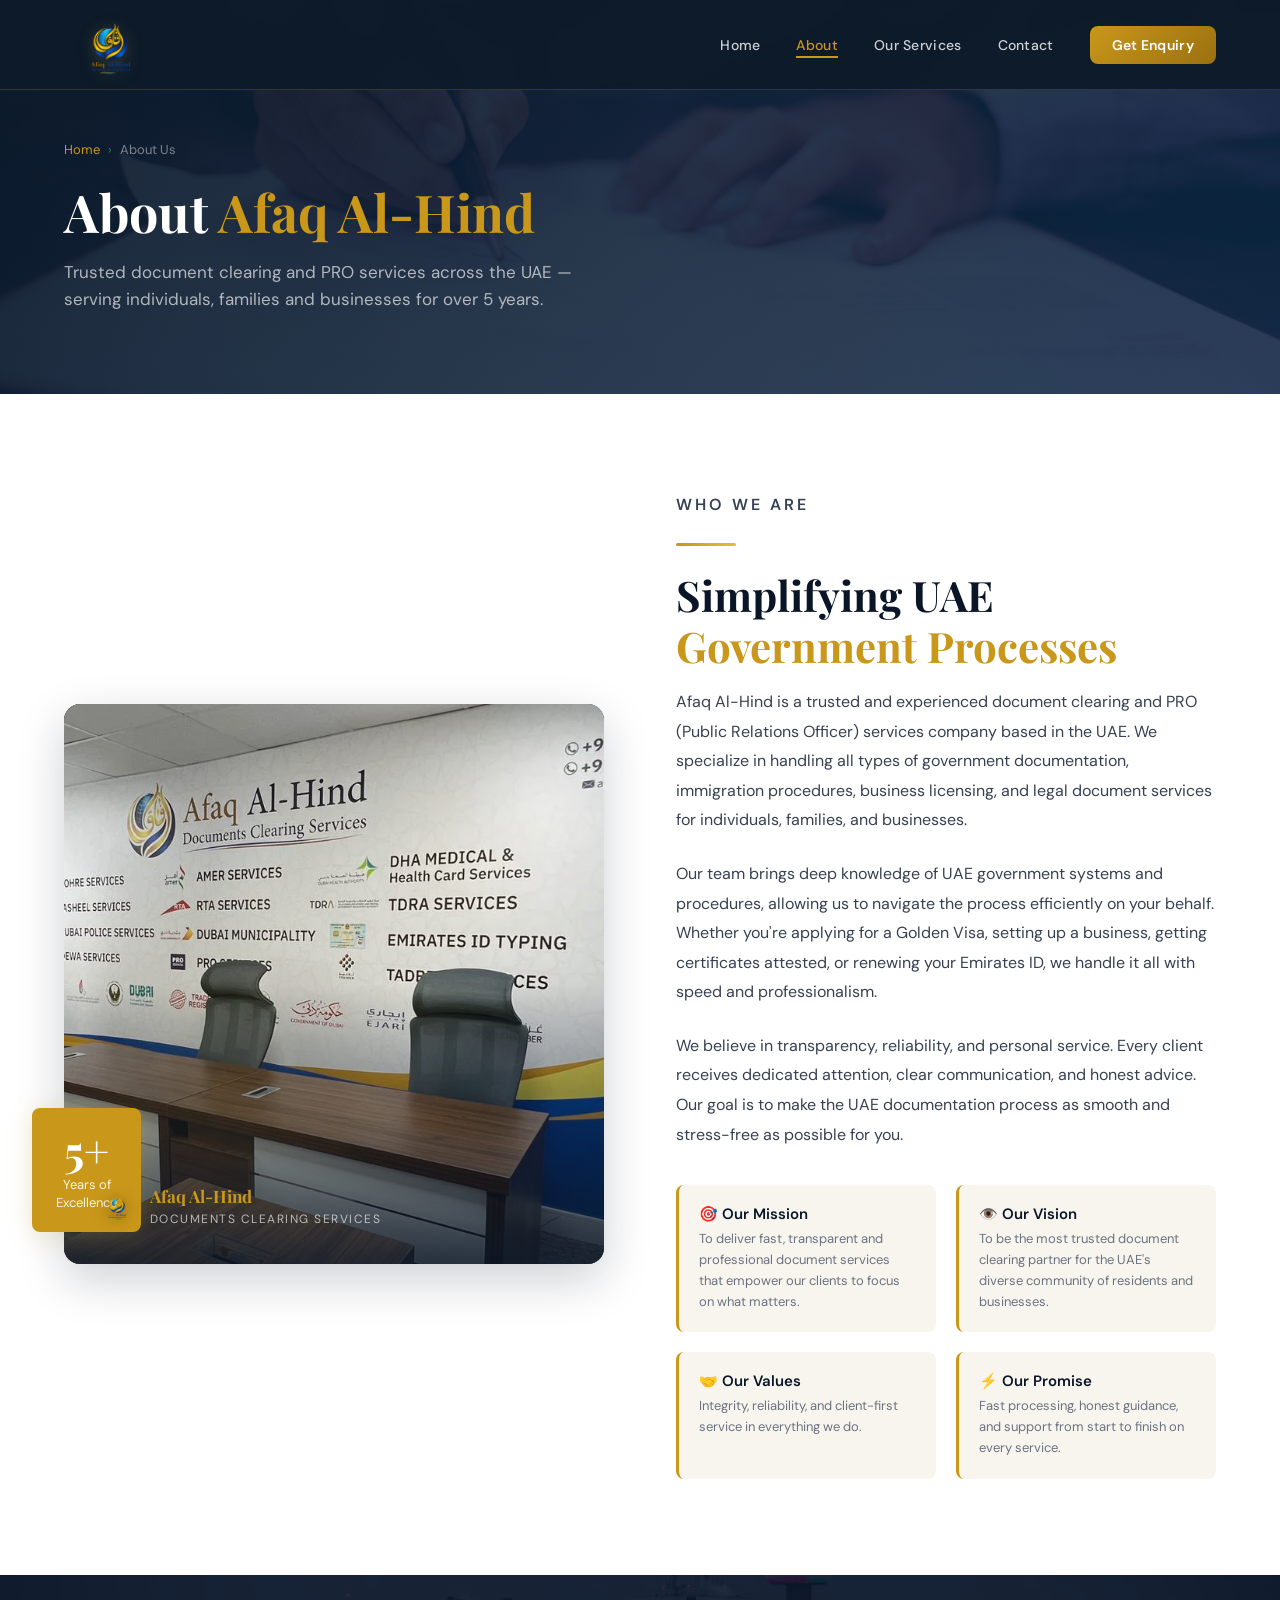
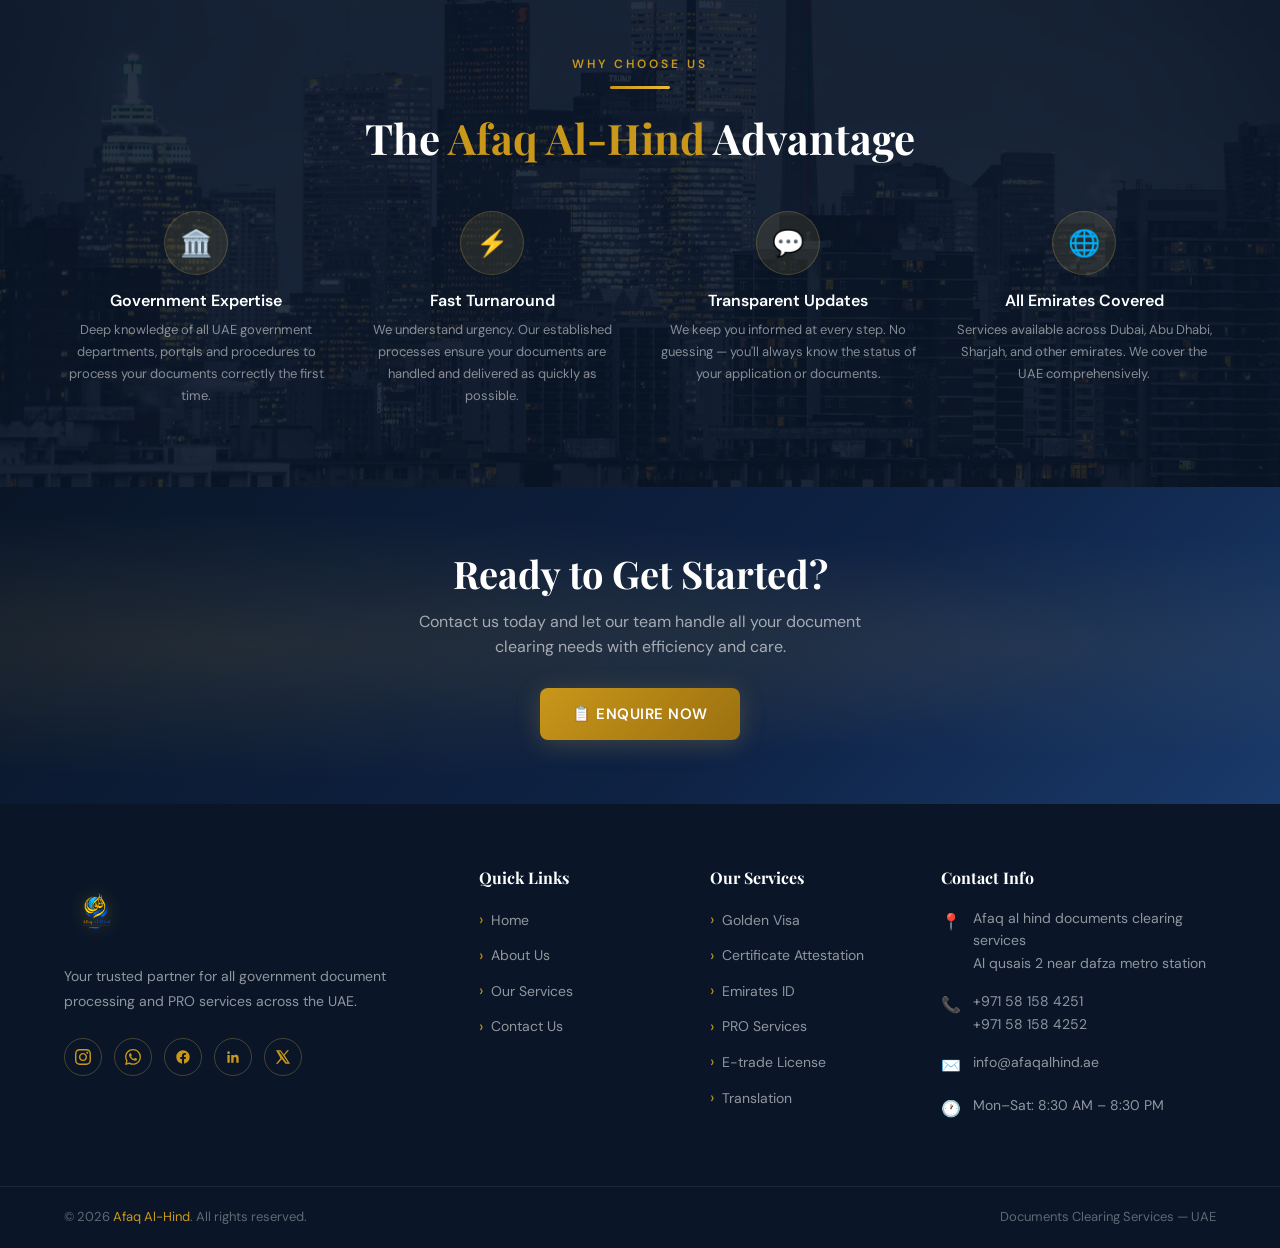
<file: pages/about.html>
<!DOCTYPE html>
<html lang="en">
<head>
  <meta charset="UTF-8" />
  <meta name="viewport" content="width=device-width, initial-scale=1.0" />
  <title>About Us — Afaq Al-Hind Documents Clearing Services</title>
  <link rel="icon" type="image/png" href="../images/favicon.ico" />
  <link rel="stylesheet" href="../css/base.css" />
  <link rel="stylesheet" href="../css/hero.css" />
  <link rel="stylesheet" href="../css/sections.css" />
</head>
<body>

<!-- NAVBAR -->
<nav class="navbar">
  <div class="navbar-inner">
    <a href="../index.html" class="logo">
      <img src="../images/al hind logo.png" alt="Afaq Al-Hind Logo" class="logo-img" />
    </a>
    <ul class="nav-links">
      <li><a href="../index.html">Home</a></li>
      <li><a href="about.html" class="active">About</a></li>
      <li><a href="services.html">Our Services</a></li>
      <li><a href="contact.html">Contact</a></li>
      <li><a href="contact.html" class="nav-cta">Get Enquiry</a></li>
    </ul>
    <div class="hamburger"><span></span><span></span><span></span></div>
  </div>
</nav>

<!-- PAGE HERO -->
<section class="page-hero">
  <div class="container">
    <div style="position:absolute;inset:0;background-image:url('../images/about1.avif');background-size:cover;background-position:center;"></div>
    <div style="position:absolute;inset:0;background:linear-gradient(135deg,rgba(10,22,40,0.92) 0%,rgba(14,34,68,0.82) 100%);"></div>
    <div class="page-hero-content">
      <div class="breadcrumb">
        <a href="../index.html">Home</a>
        <span class="sep">›</span>
        <span>About Us</span>
      </div>
      <h1>About <span>Afaq Al-Hind</span></h1>
      <p>Trusted document clearing and PRO services across the UAE — serving individuals, families and businesses for over 5 years.</p>
    </div>
  </div>
</section>

<!-- MAIN ABOUT SECTION -->
<section class="about-main">
  <div class="container">
    <div class="about-main-grid">

      <!-- Image side -->
      <div class="about-main-image">
        <div class="about-main-img-box" style="height:560px;border-radius:16px;overflow:hidden;position:relative;box-shadow:0 16px 48px rgba(10,22,40,0.2);">
          <img
            src="../images/afaq.webp"
            alt="Professional team"
            style="width:100%;height:100%;object-fit:cover;display:block;"
            loading="lazy"
          />
          <!-- Overlay -->
          <div style="position:absolute;inset:0;background:linear-gradient(180deg,transparent 50%,rgba(10,22,40,0.85) 100%);"></div>
          <!-- Caption inside image -->
          <div style="position:absolute;bottom:32px;left:32px;right:32px;z-index:2;">
            <div style="display:flex;align-items:center;gap:12px;">
              <img src="../images/al hind logo.png" alt="logo" style="height:52px;width:auto;filter:drop-shadow(0 2px 8px rgba(0,0,0,0.5));" />
              <div>
                <div style="color:#C9971A;font-family:'Playfair Display',serif;font-size:17px;font-weight:700;">Afaq Al-Hind</div>
                <div style="color:rgba(255,255,255,0.65);font-size:12px;letter-spacing:1.5px;text-transform:uppercase;">Documents Clearing Services</div>
              </div>
            </div>
          </div>
        </div>
        <div class="about-experience-badge">
          <div class="big-num">5+</div>
          <div class="big-label">Years of<br>Excellence</div>
        </div>
      </div>

      <!-- Content side -->
      <div class="about-main-content">
        <p class="section-label">Who We Are</p>
        <div class="gold-divider"></div>
        <h2 class="section-title">Simplifying UAE <span>Government Processes</span></h2>

        <p>Afaq Al-Hind is a trusted and experienced document clearing and PRO (Public Relations Officer) services company based in the UAE. We specialize in handling all types of government documentation, immigration procedures, business licensing, and legal document services for individuals, families, and businesses.</p>

        <p>Our team brings deep knowledge of UAE government systems and procedures, allowing us to navigate the process efficiently on your behalf. Whether you're applying for a Golden Visa, setting up a business, getting certificates attested, or renewing your Emirates ID, we handle it all with speed and professionalism.</p>

        <p>We believe in transparency, reliability, and personal service. Every client receives dedicated attention, clear communication, and honest advice. Our goal is to make the UAE documentation process as smooth and stress-free as possible for you.</p>

        <div class="about-values">
          <div class="value-item">
            <h4>🎯 Our Mission</h4>
            <p>To deliver fast, transparent and professional document services that empower our clients to focus on what matters.</p>
          </div>
          <div class="value-item">
            <h4>👁️ Our Vision</h4>
            <p>To be the most trusted document clearing partner for the UAE's diverse community of residents and businesses.</p>
          </div>
          <div class="value-item">
            <h4>🤝 Our Values</h4>
            <p>Integrity, reliability, and client-first service in everything we do.</p>
          </div>
          <div class="value-item">
            <h4>⚡ Our Promise</h4>
            <p>Fast processing, honest guidance, and support from start to finish on every service.</p>
          </div>
        </div>
      </div>
    </div>
  </div>
</section>

<!-- WHY CHOOSE US — dark section with image background -->
<section style="position:relative;padding:80px 0;overflow:hidden;">
  <div style="position:absolute;inset:0;background-image:url('../images/about2.avif');background-size:cover;background-position:center;"></div>
  <div style="position:absolute;inset:0;background:rgba(10,22,40,0.88);"></div>
  <div class="container" style="position:relative;z-index:1;">
    <div class="section-header-centered" style="margin-bottom:48px;">
      <p class="section-label" style="color:var(--gold);">Why Choose Us</p>
      <div class="gold-divider centered"></div>
      <h2 class="section-title" style="color:var(--white);">The <span>Afaq Al-Hind</span> Advantage</h2>
    </div>
    <div class="why-us-grid">
      <div class="why-us-item">
        <div class="why-us-icon">🏛️</div>
        <h4>Government Expertise</h4>
        <p>Deep knowledge of all UAE government departments, portals and procedures to process your documents correctly the first time.</p>
      </div>
      <div class="why-us-item">
        <div class="why-us-icon">⚡</div>
        <h4>Fast Turnaround</h4>
        <p>We understand urgency. Our established processes ensure your documents are handled and delivered as quickly as possible.</p>
      </div>
      <div class="why-us-item">
        <div class="why-us-icon">💬</div>
        <h4>Transparent Updates</h4>
        <p>We keep you informed at every step. No guessing — you'll always know the status of your application or documents.</p>
      </div>
      <div class="why-us-item">
        <div class="why-us-icon">🌐</div>
        <h4>All Emirates Covered</h4>
        <p>Services available across Dubai, Abu Dhabi, Sharjah, and other emirates. We cover the UAE comprehensively.</p>
      </div>
    </div>
  </div>
</section>

<!-- CTA -->
<section class="banner-section" style="padding:64px 0;">
  <div class="container">
    <div style="text-align:center;position:relative;z-index:1;">
      <h2 style="color:var(--white);font-size:clamp(24px,4vw,38px);margin-bottom:12px;">Ready to Get Started?</h2>
      <p style="color:rgba(255,255,255,0.6);font-size:16px;margin-bottom:28px;max-width:500px;margin-left:auto;margin-right:auto;">Contact us today and let our team handle all your document clearing needs with efficiency and care.</p>
      <a href="contact.html" class="btn-primary">📋 Enquire Now</a>
    </div>
  </div>
</section>

<!-- FOOTER -->
<footer>
  <div class="container">
    <div class="footer-grid">
      <div class="footer-brand">
        <img src="../images/al hind logo.png" alt="Afaq Al-Hind" style="height:80px;width:auto;filter:brightness(1.1) drop-shadow(0 2px 8px rgba(201,151,26,0.4));" />
        <p style="margin-top:16px;">Your trusted partner for all government document processing and PRO services across the UAE.</p>
        <div class="footer-social">
          <a href="https://www.instagram.com/afaq_al_hind" target="_blank" title="Instagram">
            <svg width="16" height="16" fill="currentColor" viewBox="0 0 24 24"><path d="M12 2.163c3.204 0 3.584.012 4.85.07 3.252.148 4.771 1.691 4.919 4.919.058 1.265.069 1.645.069 4.849 0 3.205-.012 3.584-.069 4.849-.149 3.225-1.664 4.771-4.919 4.919-1.266.058-1.644.07-4.85.07-3.204 0-3.584-.012-4.849-.07-3.26-.149-4.771-1.699-4.919-4.92-.058-1.265-.07-1.644-.07-4.849 0-3.204.013-3.583.07-4.849.149-3.227 1.664-4.771 4.919-4.919 1.266-.057 1.645-.069 4.849-.069zm0-2.163c-3.259 0-3.667.014-4.947.072-4.358.2-6.78 2.618-6.98 6.98-.059 1.281-.073 1.689-.073 4.948 0 3.259.014 3.668.072 4.948.2 4.358 2.618 6.78 6.98 6.98 1.281.058 1.689.072 4.948.072 3.259 0 3.668-.014 4.948-.072 4.354-.2 6.782-2.618 6.979-6.98.059-1.28.073-1.689.073-4.948 0-3.259-.014-3.667-.072-4.947-.196-4.354-2.617-6.78-6.979-6.98-1.281-.059-1.69-.073-4.949-.073zm0 5.838c-3.403 0-6.162 2.759-6.162 6.162s2.759 6.163 6.162 6.163 6.162-2.759 6.162-6.163c0-3.403-2.759-6.162-6.162-6.162zm0 10.162c-2.209 0-4-1.79-4-4 0-2.209 1.791-4 4-4s4 1.791 4 4c0 2.21-1.791 4-4 4zm6.406-11.845c-.796 0-1.441.645-1.441 1.44s.645 1.44 1.441 1.44c.795 0 1.439-.645 1.439-1.44s-.644-1.44-1.439-1.44z"/></svg>
          </a>
          <a href="https://wa.me/971581584251 " title="WhatsApp">
            <svg width="16" height="16" fill="currentColor" viewBox="0 0 24 24"><path d="M17.472 14.382c-.297-.149-1.758-.867-2.03-.967-.273-.099-.471-.148-.67.15-.197.297-.767.966-.94 1.164-.173.199-.347.223-.644.075-.297-.15-1.255-.463-2.39-1.475-.883-.788-1.48-1.761-1.653-2.059-.173-.297-.018-.458.13-.606.134-.133.298-.347.446-.52.149-.174.198-.298.298-.497.099-.198.05-.371-.025-.52-.075-.149-.669-1.612-.916-2.207-.242-.579-.487-.5-.669-.51-.173-.008-.371-.01-.57-.01-.198 0-.52.074-.792.372-.272.297-1.04 1.016-1.04 2.479 0 1.462 1.065 2.875 1.213 3.074.149.198 2.096 3.2 5.077 4.487.709.306 1.262.489 1.694.625.712.227 1.36.195 1.871.118.571-.085 1.758-.719 2.006-1.413.248-.694.248-1.289.173-1.413-.074-.124-.272-.198-.57-.347m-5.421 7.403h-.004a9.87 9.87 0 01-5.031-1.378l-.361-.214-3.741.982.998-3.648-.235-.374a9.86 9.86 0 01-1.51-5.26c.001-5.45 4.436-9.884 9.888-9.884 2.64 0 5.122 1.03 6.988 2.898a9.825 9.825 0 012.893 6.994c-.003 5.45-4.437 9.884-9.885 9.884m8.413-18.297A11.815 11.815 0 0012.05 0C5.495 0 .16 5.335.157 11.892c0 2.096.547 4.142 1.588 5.945L.057 24l6.305-1.654a11.882 11.882 0 005.683 1.448h.005c6.554 0 11.89-5.335 11.893-11.893a11.821 11.821 0 00-3.48-8.413Z"/></svg>
          </a>
         <!-- Facebook -->
<a href="https://www.facebook.com/profile.php?id=61581589066459" target="_blank" title="Facebook">
  <svg width="16" height="16" fill="currentColor" viewBox="0 0 24 24">
    <path d="M22 12.073C22 6.505 17.523 2 12 2S2 6.505 2 12.073c0 5.022 3.657 9.186 8.438 9.927v-7.03H7.898v-2.897h2.54V9.845c0-2.506 1.492-3.89 3.777-3.89 1.094 0 2.238.195 2.238.195v2.46h-1.26c-1.243 0-1.63.772-1.63 1.562v1.874h2.773l-.443 2.897h-2.33V22c4.78-.741 8.437-4.905 8.437-9.927z"/>
  </svg>
</a>

<!-- LinkedIn -->
<a href="https://www.linkedin.com/in/afaq-al-hind-992a143b9/" target="_blank" title="LinkedIn">
  <svg width="16" height="16" fill="currentColor" viewBox="0 0 24 24">
    <path d="M20.447 20.452H16.89v-5.569c0-1.328-.027-3.037-1.852-3.037-1.853 0-2.136 1.445-2.136 2.939v5.667H9.346V9h3.414v1.561h.049c.476-.9 1.637-1.85 3.37-1.85 3.601 0 4.268 2.37 4.268 5.455v6.286zM5.337 7.433a1.988 1.988 0 1 1 0-3.977 1.988 1.988 0 0 1 0 3.977zM7.119 20.452H3.555V9h3.564v11.452z"/>
  </svg>
</a>

<!-- X (Twitter) -->
<a href="https://x.com/AfaqAlHind" target="_blank" title="X">
  <svg width="16" height="16" fill="currentColor" viewBox="0 0 24 24">
    <path d="M18.244 2H21l-6.56 7.503L22.5 22h-6.828l-5.348-6.993L4.1 22H1.344l7.017-8.017L1.5 2h6.997l4.835 6.35L18.244 2zm-1.197 18h1.885L7.978 3.889H5.955L17.047 20z"/>
  </svg>
</a>
        </div>
      </div>
      <div>
        <h4 class="footer-heading">Quick Links</h4>
        <ul class="footer-links">
          <li><a href="../index.html">Home</a></li>
          <li><a href="about.html">About Us</a></li>
          <li><a href="services.html">Our Services</a></li>
          <li><a href="contact.html">Contact Us</a></li>
        </ul>
      </div>
      <div>
        <h4 class="footer-heading">Our Services</h4>
        <ul class="footer-links">
          <li><a href="services.html">Golden Visa</a></li>
          <li><a href="services.html">Certificate Attestation</a></li>
          <li><a href="services.html">Emirates ID</a></li>
          <li><a href="services.html">PRO Services</a></li>
          <li><a href="services.html">E-trade License</a></li>
          <li><a href="services.html">Translation</a></li>
        </ul>
          </div>
      <div>
        <h4 class="footer-heading">Contact Info</h4>
        <div class="footer-contact-item"><span class="icon">📍</span><span>Afaq al hind documents clearing services <br>
Al qusais 2 near dafza metro station </span></div>
        <div class="footer-contact-item"><span class="icon">📞</span><span><a href="tel:+971581584251">+971 58 158 4251</a><br>

  <a href="tel:+971581584252">+971 58 158 4252</a></span></div>
        <div class="footer-contact-item"><span class="icon">✉️</span><span>info@afaqalhind.ae</span></div>
        <div class="footer-contact-item"><span class="icon">🕐</span><span>Mon–Sat: 8:30 AM – 8:30 PM</span></div>
      </div>
    </div>
  </div>
  <div class="footer-bottom">
    <div class="container" style="width:100%;display:flex;justify-content:space-between;align-items:center;flex-wrap:wrap;gap:8px;">
      <p>© 2026 <span>Afaq Al-Hind</span>. All rights reserved.</p>
      <p>Documents Clearing Services — UAE</p>
    </div>
  </div>
</footer>

<script src="../js/main.js"></script>
</body>
</html>
</file>
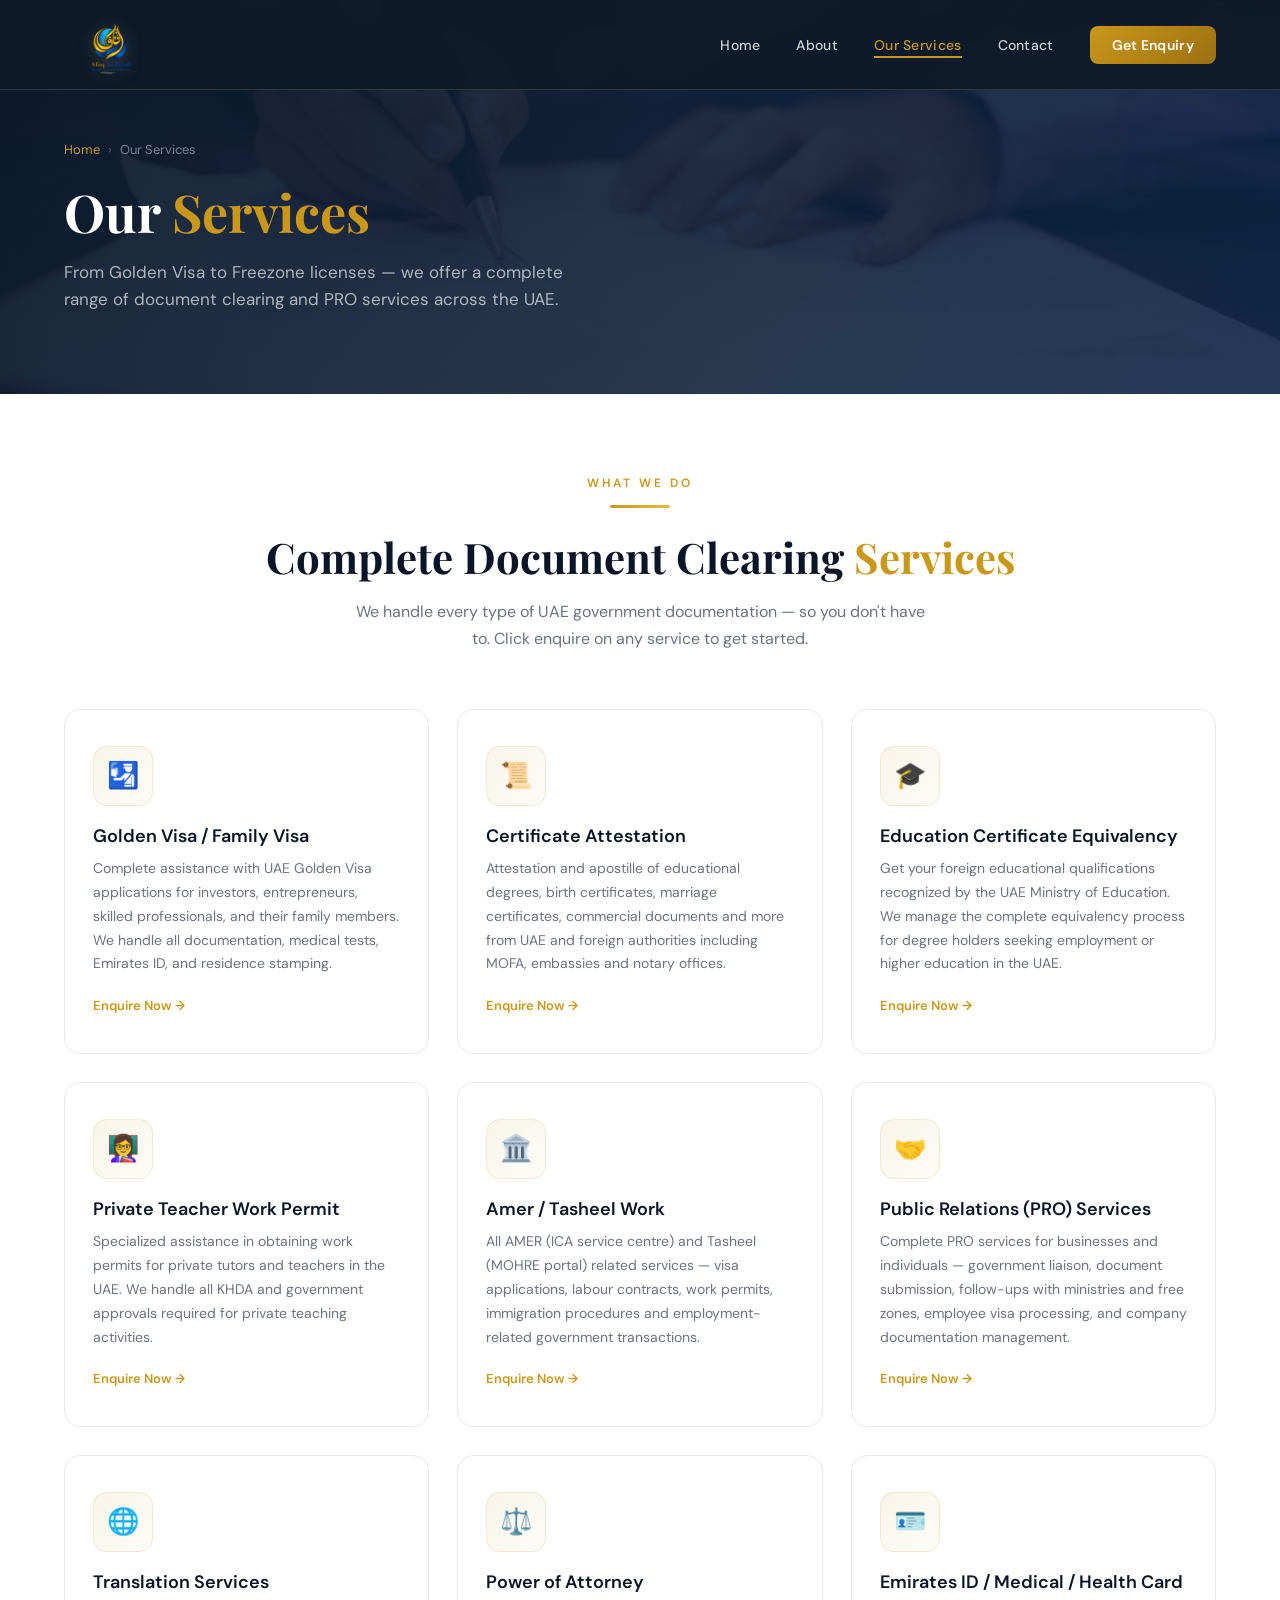
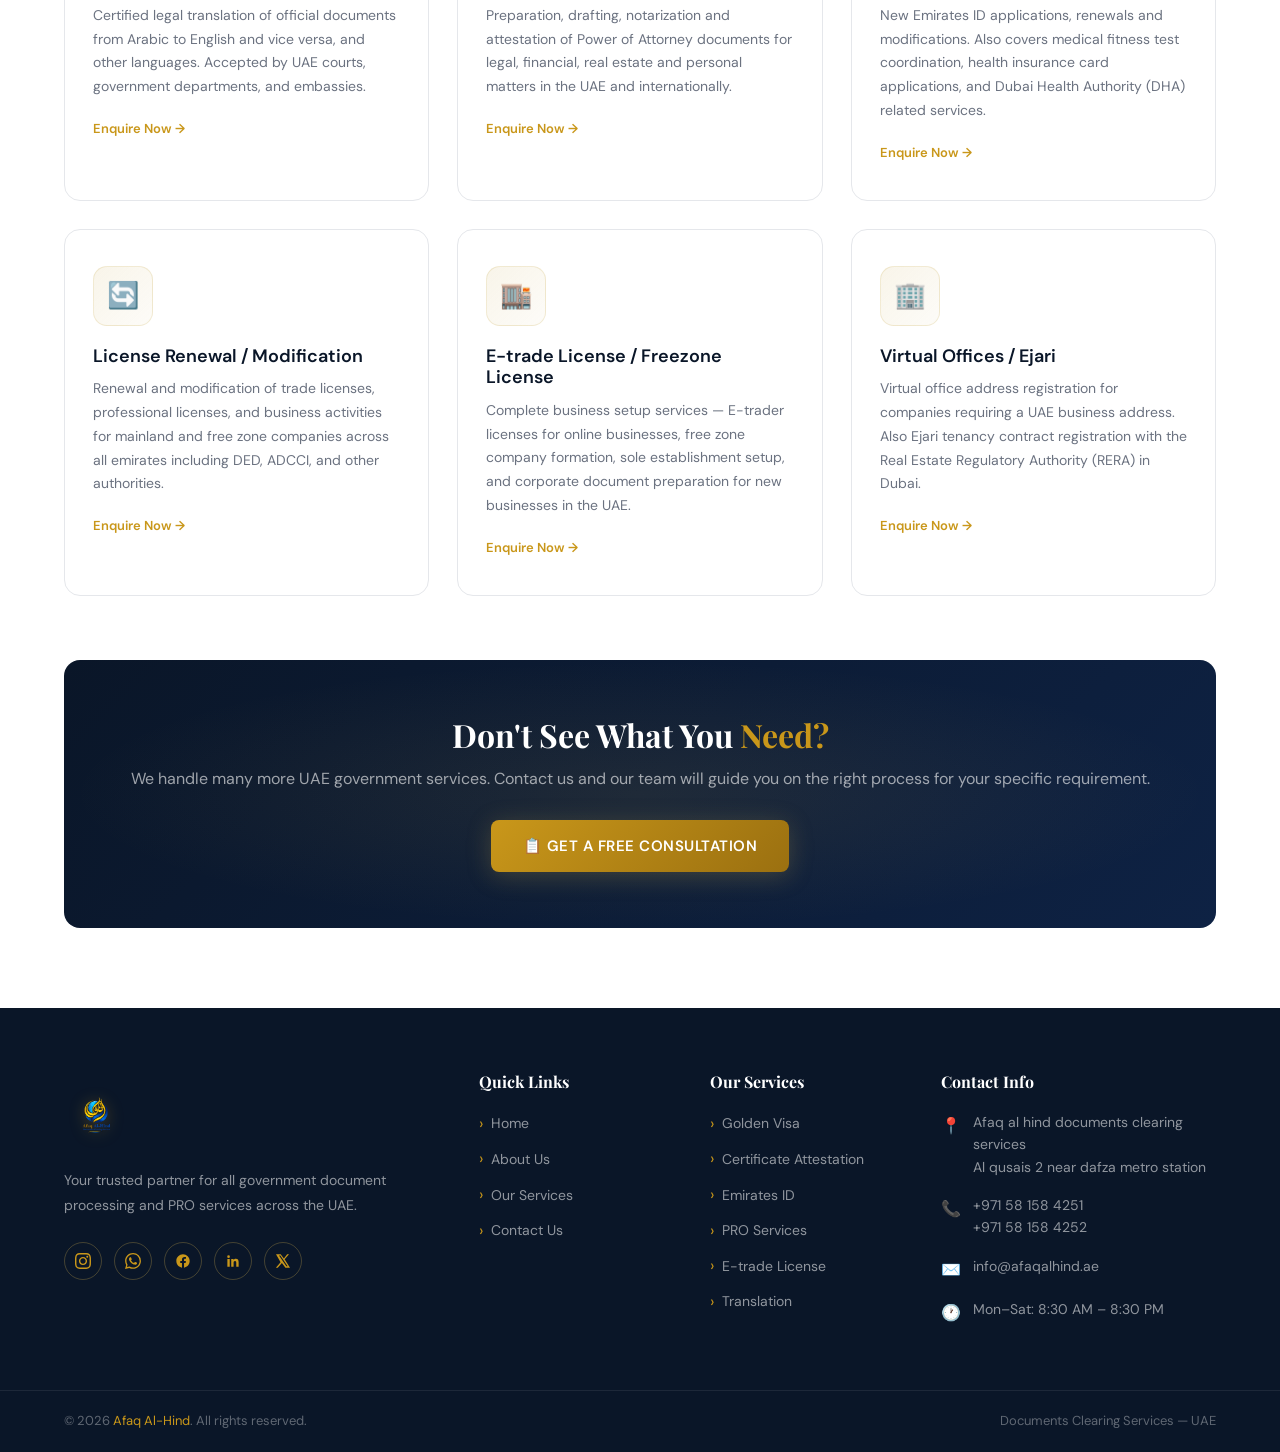
<file: pages/services.html>
<!DOCTYPE html>
<html lang="en">
<head>
  <meta charset="UTF-8" />
  <meta name="viewport" content="width=device-width, initial-scale=1.0" />
  <title>Our Services — Afaq Al-Hind Documents Clearing Services UAE</title>
  <link rel="icon" type="image/png" href="../images/favicon.ico" />
  <link rel="stylesheet" href="../css/base.css" />
  <link rel="stylesheet" href="../css/hero.css" />
  <link rel="stylesheet" href="../css/sections.css" />
</head>
<body>

<!-- NAVBAR -->
<nav class="navbar">
  <div class="navbar-inner">
    <a href="../index.html" class="logo">
      <img src="../images/al hind logo.png" alt="Afaq Al-Hind Logo" class="logo-img" />
    </a>
    <ul class="nav-links">
      <li><a href="../index.html">Home</a></li>
      <li><a href="about.html">About</a></li>
      <li><a href="services.html" class="active">Our Services</a></li>
      <li><a href="contact.html">Contact</a></li>
      <li><a href="contact.html" class="nav-cta">Get Enquiry</a></li>
    </ul>
    <div class="hamburger"><span></span><span></span><span></span></div>
  </div>
</nav>

<!-- PAGE HERO with real image background -->
<section class="page-hero" style="position:relative;">
  <div style="position:absolute;inset:0;background-image:url('../images/about1.avif');background-size:cover;background-position:center;"></div>
  <div style="position:absolute;inset:0;background:linear-gradient(135deg,rgba(10,22,40,0.93) 0%,rgba(14,34,68,0.85) 100%);"></div>
  <div class="container">
    <div class="page-hero-content" style="position:relative;z-index:1;">
      <div class="breadcrumb">
        <a href="../index.html">Home</a>
        <span class="sep">›</span>
        <span>Our Services</span>
      </div>
      <h1>Our <span>Services</span></h1>
      <p>From Golden Visa to Freezone licenses — we offer a complete range of document clearing and PRO services across the UAE.</p>
    </div>
  </div>
</section>

<!-- ALL SERVICES -->
<section class="all-services">
  <div class="container">
    <div class="section-header-centered">
      <p class="section-label">What We Do</p>
      <div class="gold-divider centered"></div>
      <h2 class="section-title">Complete Document Clearing <span>Services</span></h2>
      <p class="section-subtitle">We handle every type of UAE government documentation — so you don't have to. Click enquire on any service to get started.</p>
    </div>

    <div class="services-full-grid">
      <div class="service-full-card">
        <div class="service-full-icon">🛂</div>
        <h3>Golden Visa / Family Visa</h3>
        <p>Complete assistance with UAE Golden Visa applications for investors, entrepreneurs, skilled professionals, and their family members. We handle all documentation, medical tests, Emirates ID, and residence stamping.</p>
        <a href="contact.html" class="service-enquire-btn">Enquire Now →</a>
      </div>
      <div class="service-full-card">
        <div class="service-full-icon">📜</div>
        <h3>Certificate Attestation</h3>
        <p>Attestation and apostille of educational degrees, birth certificates, marriage certificates, commercial documents and more from UAE and foreign authorities including MOFA, embassies and notary offices.</p>
        <a href="contact.html" class="service-enquire-btn">Enquire Now →</a>
      </div>
      <div class="service-full-card">
        <div class="service-full-icon">🎓</div>
        <h3>Education Certificate Equivalency</h3>
        <p>Get your foreign educational qualifications recognized by the UAE Ministry of Education. We manage the complete equivalency process for degree holders seeking employment or higher education in the UAE.</p>
        <a href="contact.html" class="service-enquire-btn">Enquire Now →</a>
      </div>
      <div class="service-full-card">
        <div class="service-full-icon">👩‍🏫</div>
        <h3>Private Teacher Work Permit</h3>
        <p>Specialized assistance in obtaining work permits for private tutors and teachers in the UAE. We handle all KHDA and government approvals required for private teaching activities.</p>
        <a href="contact.html" class="service-enquire-btn">Enquire Now →</a>
      </div>
      <div class="service-full-card">
        <div class="service-full-icon">🏛️</div>
        <h3>Amer / Tasheel Work</h3>
        <p>All AMER (ICA service centre) and Tasheel (MOHRE portal) related services — visa applications, labour contracts, work permits, immigration procedures and employment-related government transactions.</p>
        <a href="contact.html" class="service-enquire-btn">Enquire Now →</a>
      </div>
      <div class="service-full-card">
        <div class="service-full-icon">🤝</div>
        <h3>Public Relations (PRO) Services</h3>
        <p>Complete PRO services for businesses and individuals — government liaison, document submission, follow-ups with ministries and free zones, employee visa processing, and company documentation management.</p>
        <a href="contact.html" class="service-enquire-btn">Enquire Now →</a>
      </div>
      <div class="service-full-card">
        <div class="service-full-icon">🌐</div>
        <h3>Translation Services</h3>
        <p>Certified legal translation of official documents from Arabic to English and vice versa, and other languages. Accepted by UAE courts, government departments, and embassies.</p>
        <a href="contact.html" class="service-enquire-btn">Enquire Now →</a>
      </div>
      <div class="service-full-card">
        <div class="service-full-icon">⚖️</div>
        <h3>Power of Attorney</h3>
        <p>Preparation, drafting, notarization and attestation of Power of Attorney documents for legal, financial, real estate and personal matters in the UAE and internationally.</p>
        <a href="contact.html" class="service-enquire-btn">Enquire Now →</a>
      </div>
      <div class="service-full-card">
        <div class="service-full-icon">🪪</div>
        <h3>Emirates ID / Medical / Health Card</h3>
        <p>New Emirates ID applications, renewals and modifications. Also covers medical fitness test coordination, health insurance card applications, and Dubai Health Authority (DHA) related services.</p>
        <a href="contact.html" class="service-enquire-btn">Enquire Now →</a>
      </div>
      <div class="service-full-card">
        <div class="service-full-icon">🔄</div>
        <h3>License Renewal / Modification</h3>
        <p>Renewal and modification of trade licenses, professional licenses, and business activities for mainland and free zone companies across all emirates including DED, ADCCI, and other authorities.</p>
        <a href="contact.html" class="service-enquire-btn">Enquire Now →</a>
      </div>
      <div class="service-full-card">
        <div class="service-full-icon">🏬</div>
        <h3>E-trade License / Freezone License</h3>
        <p>Complete business setup services — E-trader licenses for online businesses, free zone company formation, sole establishment setup, and corporate document preparation for new businesses in the UAE.</p>
        <a href="contact.html" class="service-enquire-btn">Enquire Now →</a>
      </div>
      <div class="service-full-card">
        <div class="service-full-icon">🏢</div>
        <h3>Virtual Offices / Ejari</h3>
        <p>Virtual office address registration for companies requiring a UAE business address. Also Ejari tenancy contract registration with the Real Estate Regulatory Authority (RERA) in Dubai.</p>
        <a href="contact.html" class="service-enquire-btn">Enquire Now →</a>
      </div>
    </div>

    <!-- CTA Banner -->
    <div class="services-cta-banner">
      <h2>Don't See What You <span>Need?</span></h2>
      <p>We handle many more UAE government services. Contact us and our team will guide you on the right process for your specific requirement.</p>
      <a href="contact.html" class="btn-primary">📋 Get a Free Consultation</a>
    </div>
  </div>
</section>

<!-- FOOTER -->
<footer>
  <div class="container">
    <div class="footer-grid">
      <div class="footer-brand">
        <img src="../images/al hind logo.png" alt="Afaq Al-Hind" style="height:80px;width:auto;filter:brightness(1.1) drop-shadow(0 2px 8px rgba(201,151,26,0.4));" />
        <p style="margin-top:16px;">Your trusted partner for all government document processing and PRO services across the UAE.</p>
        <div class="footer-social">
          <a href="https://www.instagram.com/afaq_al_hind" target="_blank" title="Instagram">
            <svg width="16" height="16" fill="currentColor" viewBox="0 0 24 24"><path d="M12 2.163c3.204 0 3.584.012 4.85.07 3.252.148 4.771 1.691 4.919 4.919.058 1.265.069 1.645.069 4.849 0 3.205-.012 3.584-.069 4.849-.149 3.225-1.664 4.771-4.919 4.919-1.266.058-1.644.07-4.85.07-3.204 0-3.584-.012-4.849-.07-3.26-.149-4.771-1.699-4.919-4.92-.058-1.265-.07-1.644-.07-4.849 0-3.204.013-3.583.07-4.849.149-3.227 1.664-4.771 4.919-4.919 1.266-.057 1.645-.069 4.849-.069zm0-2.163c-3.259 0-3.667.014-4.947.072-4.358.2-6.78 2.618-6.98 6.98-.059 1.281-.073 1.689-.073 4.948 0 3.259.014 3.668.072 4.948.2 4.358 2.618 6.78 6.98 6.98 1.281.058 1.689.072 4.948.072 3.259 0 3.668-.014 4.948-.072 4.354-.2 6.782-2.618 6.979-6.98.059-1.28.073-1.689.073-4.948 0-3.259-.014-3.667-.072-4.947-.196-4.354-2.617-6.78-6.979-6.98-1.281-.059-1.69-.073-4.949-.073zm0 5.838c-3.403 0-6.162 2.759-6.162 6.162s2.759 6.163 6.162 6.163 6.162-2.759 6.162-6.163c0-3.403-2.759-6.162-6.162-6.162zm0 10.162c-2.209 0-4-1.79-4-4 0-2.209 1.791-4 4-4s4 1.791 4 4c0 2.21-1.791 4-4 4zm6.406-11.845c-.796 0-1.441.645-1.441 1.44s.645 1.44 1.441 1.44c.795 0 1.439-.645 1.439-1.44s-.644-1.44-1.439-1.44z"/></svg>
          </a>
          <a href="https://wa.me/971581584251 " title="WhatsApp">
            <svg width="16" height="16" fill="currentColor" viewBox="0 0 24 24"><path d="M17.472 14.382c-.297-.149-1.758-.867-2.03-.967-.273-.099-.471-.148-.67.15-.197.297-.767.966-.94 1.164-.173.199-.347.223-.644.075-.297-.15-1.255-.463-2.39-1.475-.883-.788-1.48-1.761-1.653-2.059-.173-.297-.018-.458.13-.606.134-.133.298-.347.446-.52.149-.174.198-.298.298-.497.099-.198.05-.371-.025-.52-.075-.149-.669-1.612-.916-2.207-.242-.579-.487-.5-.669-.51-.173-.008-.371-.01-.57-.01-.198 0-.52.074-.792.372-.272.297-1.04 1.016-1.04 2.479 0 1.462 1.065 2.875 1.213 3.074.149.198 2.096 3.2 5.077 4.487.709.306 1.262.489 1.694.625.712.227 1.36.195 1.871.118.571-.085 1.758-.719 2.006-1.413.248-.694.248-1.289.173-1.413-.074-.124-.272-.198-.57-.347m-5.421 7.403h-.004a9.87 9.87 0 01-5.031-1.378l-.361-.214-3.741.982.998-3.648-.235-.374a9.86 9.86 0 01-1.51-5.26c.001-5.45 4.436-9.884 9.888-9.884 2.64 0 5.122 1.03 6.988 2.898a9.825 9.825 0 012.893 6.994c-.003 5.45-4.437 9.884-9.885 9.884m8.413-18.297A11.815 11.815 0 0012.05 0C5.495 0 .16 5.335.157 11.892c0 2.096.547 4.142 1.588 5.945L.057 24l6.305-1.654a11.882 11.882 0 005.683 1.448h.005c6.554 0 11.89-5.335 11.893-11.893a11.821 11.821 0 00-3.48-8.413Z"/></svg>
          </a>
         <!-- Facebook -->
<a href="https://www.facebook.com/profile.php?id=61581589066459" target="_blank" title="Facebook">
  <svg width="16" height="16" fill="currentColor" viewBox="0 0 24 24">
    <path d="M22 12.073C22 6.505 17.523 2 12 2S2 6.505 2 12.073c0 5.022 3.657 9.186 8.438 9.927v-7.03H7.898v-2.897h2.54V9.845c0-2.506 1.492-3.89 3.777-3.89 1.094 0 2.238.195 2.238.195v2.46h-1.26c-1.243 0-1.63.772-1.63 1.562v1.874h2.773l-.443 2.897h-2.33V22c4.78-.741 8.437-4.905 8.437-9.927z"/>
  </svg>
</a>

<!-- LinkedIn -->
<a href="https://www.linkedin.com/in/afaq-al-hind-992a143b9/" target="_blank" title="LinkedIn">
  <svg width="16" height="16" fill="currentColor" viewBox="0 0 24 24">
    <path d="M20.447 20.452H16.89v-5.569c0-1.328-.027-3.037-1.852-3.037-1.853 0-2.136 1.445-2.136 2.939v5.667H9.346V9h3.414v1.561h.049c.476-.9 1.637-1.85 3.37-1.85 3.601 0 4.268 2.37 4.268 5.455v6.286zM5.337 7.433a1.988 1.988 0 1 1 0-3.977 1.988 1.988 0 0 1 0 3.977zM7.119 20.452H3.555V9h3.564v11.452z"/>
  </svg>
</a>

<!-- X (Twitter) -->
<a href="https://x.com/AfaqAlHind" target="_blank" title="X">
  <svg width="16" height="16" fill="currentColor" viewBox="0 0 24 24">
    <path d="M18.244 2H21l-6.56 7.503L22.5 22h-6.828l-5.348-6.993L4.1 22H1.344l7.017-8.017L1.5 2h6.997l4.835 6.35L18.244 2zm-1.197 18h1.885L7.978 3.889H5.955L17.047 20z"/>
  </svg>
</a>
        </div>
      </div>
      <div>
        <h4 class="footer-heading">Quick Links</h4>
        <ul class="footer-links">
          <li><a href="../index.html">Home</a></li>
          <li><a href="about.html">About Us</a></li>
          <li><a href="services.html">Our Services</a></li>
          <li><a href="contact.html">Contact Us</a></li>
        </ul>
      </div>
      <div>
        <h4 class="footer-heading">Our Services</h4>
        <ul class="footer-links">
          <li><a href="services.html">Golden Visa</a></li>
          <li><a href="services.html">Certificate Attestation</a></li>
          <li><a href="services.html">Emirates ID</a></li>
          <li><a href="services.html">PRO Services</a></li>
          <li><a href="services.html">E-trade License</a></li>
          <li><a href="services.html">Translation</a></li>
        </ul>
         </div>
      <div>
        <h4 class="footer-heading">Contact Info</h4>
        <div class="footer-contact-item"><span class="icon">📍</span><span>Afaq al hind documents clearing services <br>
Al qusais 2 near dafza metro station </span></div>
        <div class="footer-contact-item"><span class="icon">📞</span><span><a href="tel:+971581584251">+971 58 158 4251</a><br>

  <a href="tel:+971581584252">+971 58 158 4252</a></span></div>
        <div class="footer-contact-item"><span class="icon">✉️</span><span>info@afaqalhind.ae</span></div>
        <div class="footer-contact-item"><span class="icon">🕐</span><span>Mon–Sat: 8:30 AM – 8:30 PM</span></div>
      </div>
    </div>
  </div>
  <div class="footer-bottom">
    <div class="container" style="width:100%;display:flex;justify-content:space-between;align-items:center;flex-wrap:wrap;gap:8px;">
      <p>© 2026 <span>Afaq Al-Hind</span>. All rights reserved.</p>
      <p>Documents Clearing Services — UAE</p>
    </div>
  </div>
</footer>

<script src="../js/main.js"></script>
</body>
</html>
</file>
<file: css/base.css>
@import url('https://fonts.googleapis.com/css2?family=Playfair+Display:wght@400;600;700;900&family=DM+Sans:wght@300;400;500;600&display=swap');

:root {
  --gold: #C9971A;
  --gold-light: #E8BA3A;
  --gold-dark: #9B7010;
  --navy: #0A1628;
  --navy-mid: #0E2244;
  --navy-light: #1A3A6B;
  --white: #FFFFFF;
  --off-white: #F8F5EE;
  --gray: #6B7280;
  --light-gray: #E5E7EB;
  --text-dark: #0D1B2A;
  --text-body: #374151;
  --shadow: 0 4px 24px rgba(13,27,42,0.12);
  --shadow-gold: 0 4px 24px rgba(201,168,76,0.25);
  --radius: 8px;
  --radius-lg: 16px;
  --transition: all 0.3s ease;
}

*, *::before, *::after {
  box-sizing: border-box;
  margin: 0;
  padding: 0;
}

html { scroll-behavior: smooth; }

body {
  font-family: 'DM Sans', sans-serif;
  color: var(--text-body);
  background: var(--white);
  line-height: 1.6;
  overflow-x: hidden;
}

h1, h2, h3, h4 {
  font-family: 'Playfair Display', serif;
  color: var(--navy);
  line-height: 1.2;
}

a { text-decoration: none; color: inherit; }

img { max-width: 100%; display: block; }

.container {
  max-width: 1200px;
  margin: 0 auto;
  padding: 0 24px;
}

/* BUTTONS */
.btn-primary {
  display: inline-flex;
  align-items: center;
  gap: 8px;
  background: linear-gradient(135deg, var(--gold), var(--gold-dark));
  color: var(--white);
  font-family: 'DM Sans', sans-serif;
  font-weight: 600;
  font-size: 15px;
  padding: 14px 32px;
  border-radius: var(--radius);
  border: none;
  cursor: pointer;
  transition: var(--transition);
  text-transform: uppercase;
  letter-spacing: 0.5px;
  box-shadow: var(--shadow-gold);
}

.btn-primary:hover {
  background: linear-gradient(135deg, var(--gold-light), var(--gold));
  transform: translateY(-2px);
  box-shadow: 0 8px 32px rgba(201,168,76,0.4);
}

.btn-outline {
  display: inline-flex;
  align-items: center;
  gap: 8px;
  background: transparent;
  color: var(--gold);
  font-family: 'DM Sans', sans-serif;
  font-weight: 600;
  font-size: 15px;
  padding: 13px 32px;
  border-radius: var(--radius);
  border: 2px solid var(--gold);
  cursor: pointer;
  transition: var(--transition);
  letter-spacing: 0.5px;
}

.btn-outline:hover {
  background: var(--gold);
  color: var(--white);
  transform: translateY(-2px);
}

.btn-outline-white {
  display: inline-flex;
  align-items: center;
  gap: 8px;
  background: transparent;
  color: var(--white);
  font-family: 'DM Sans', sans-serif;
  font-weight: 600;
  font-size: 15px;
  padding: 13px 32px;
  border-radius: var(--radius);
  border: 2px solid rgba(255,255,255,0.6);
  cursor: pointer;
  transition: var(--transition);
}

.btn-outline-white:hover {
  background: rgba(255,255,255,0.15);
  border-color: var(--white);
  transform: translateY(-2px);
}

/* SECTION HEADERS */
.section-label {
  font-family: 'DM Sans', sans-serif;
  font-size: 12px;
  font-weight: 600;
  letter-spacing: 3px;
  text-transform: uppercase;
  color: var(--gold);
  margin-bottom: 12px;
}

.section-title {
  font-size: clamp(28px, 4vw, 42px);
  font-weight: 700;
  color: var(--navy);
  margin-bottom: 16px;
}

.section-title span { color: var(--gold); }

.section-subtitle {
  font-size: 16px;
  color: var(--gray);
  max-width: 580px;
  line-height: 1.7;
}

.section-header-centered {
  text-align: center;
  margin-bottom: 56px;
}

.section-header-centered .section-subtitle {
  margin: 0 auto;
}

/* GOLD DIVIDER */
.gold-divider {
  width: 60px;
  height: 3px;
  background: linear-gradient(90deg, var(--gold), var(--gold-light));
  margin-bottom: 24px;
  border-radius: 2px;
}

.gold-divider.centered { margin-left: auto; margin-right: auto; }

/* NAVBAR */
.navbar {
  position: fixed;
  top: 0; 
  left: 0; 
  right: 0;
  z-index: 1000;
  height: 90px;
  background: rgba(13, 27, 42, 0.95);
  backdrop-filter: blur(12px);
  border-bottom: 1px solid rgba(201,168,76,0.2);
  transition: var(--transition);
}
.navbar-inner {
  height: 100%;
  max-width: 1200px;
  margin: 0 auto;
  padding: 0 24px;
  display: flex;
  align-items: center;
  justify-content: space-between;
}

.logo {
  height: 100%;
  display: flex;
  align-items: center;
}

.logo-img {
  height: 115px;
  width: auto;
  display: block;
  object-fit: contain;
  filter: drop-shadow(0 2px 8px rgba(201,168,76,0.3));
  transition: var(--transition);
}

.logo-img:hover {
  filter: drop-shadow(0 4px 16px rgba(201,168,76,0.5));
  transform: scale(1.03);
}

/* Keep old text logo classes for footer fallback */
.logo-main {
  font-family: 'Playfair Display', serif;
  font-size: 22px;
  font-weight: 700;
  color: var(--gold);
  letter-spacing: 0.5px;
}

.logo-sub {
  font-size: 10px;
  font-weight: 500;
  color: rgba(255,255,255,0.6);
  letter-spacing: 2px;
  text-transform: uppercase;
  margin-top: 2px;
}

.nav-links {
  display: flex;
  align-items: center;
  gap: 36px;
  list-style: none;
}

.nav-links a {
  font-size: 14px;
  font-weight: 500;
  color: rgba(255,255,255,0.8);
  letter-spacing: 0.3px;
  transition: var(--transition);
  position: relative;
}

.nav-links a::after {
  content: '';
  position: absolute;
  bottom: -4px; left: 0; right: 0;
  height: 2px;
  background: var(--gold);
  transform: scaleX(0);
  transition: var(--transition);
}

.nav-links a:hover, .nav-links a.active {
  color: var(--gold);
}

.nav-links a:hover::after, .nav-links a.active::after {
  transform: scaleX(1);
}

.nav-cta {
  background: linear-gradient(135deg, var(--gold), var(--gold-dark));
  color: var(--white) !important;
  padding: 10px 22px;
  border-radius: var(--radius);
  font-weight: 600 !important;
}

.nav-cta:hover { opacity: 0.9; }
.nav-cta::after { display: none; }

.hamburger {
  display: none;
  flex-direction: column;
  gap: 5px;
  cursor: pointer;
  padding: 4px;
}

.hamburger span {
  display: block;
  width: 24px;
  height: 2px;
  background: var(--gold);
  border-radius: 2px;
  transition: var(--transition);
}

/* FOOTER */
footer {
  background: var(--navy);
  color: rgba(255,255,255,0.7);
  padding: 64px 0 0;
}

.footer-grid {
  display: grid;
  grid-template-columns: 2fr 1fr 1fr 1.5fr;
  gap: 48px;
  margin-bottom: 48px;
}

.footer-brand .logo-main { font-size: 26px; }
.footer-brand p {
  margin-top: 16px;
  font-size: 14px;
  line-height: 1.8;
  color: rgba(255,255,255,0.55);
}

.footer-social {
  display: flex;
  gap: 12px;
  margin-top: 24px;
}

.footer-social a {
  width: 38px; height: 38px;
  border-radius: 50%;
  border: 1px solid rgba(201,168,76,0.3);
  display: flex;
  align-items: center;
  justify-content: center;
  color: var(--gold);
  font-size: 15px;
  transition: var(--transition);
}

.footer-social a:hover {
  background: var(--gold);
  color: var(--white);
  border-color: var(--gold);
}

.footer-heading {
  font-family: 'Playfair Display', serif;
  font-size: 16px;
  color: var(--white);
  margin-bottom: 20px;
}

.footer-links {
  list-style: none;
  display: flex;
  flex-direction: column;
  gap: 10px;
}

.footer-links a {
  font-size: 14px;
  color: rgba(255,255,255,0.55);
  transition: var(--transition);
  display: flex;
  align-items: center;
  gap: 8px;
}

.footer-links a:hover { color: var(--gold); padding-left: 4px; }
.footer-links a::before { content: '›'; color: var(--gold); font-size: 16px; }

.footer-contact-item {
  display: flex;
  gap: 12px;
  margin-bottom: 16px;
  font-size: 14px;
  color: rgba(255,255,255,0.55);
}

.footer-contact-item .icon {
  color: var(--gold);
  font-size: 16px;
  margin-top: 2px;
  flex-shrink: 0;
}

.footer-bottom {
  border-top: 1px solid rgba(255,255,255,0.08);
  padding: 20px 0;
  display: flex;
  align-items: center;
  justify-content: space-between;
  font-size: 13px;
  color: rgba(255,255,255,0.35);
}

.footer-bottom span { color: var(--gold); }

/* PAGE HERO */
.page-hero {
  background: linear-gradient(135deg, var(--navy) 0%, var(--navy-mid) 60%, var(--navy-light) 100%);
  padding: 140px 0 80px;
  position: relative;
  overflow: hidden;
}

.page-hero::before {
  content: '';
  position: absolute;
  top: 0; left: 0; right: 0; bottom: 0;
  background: url("data:image/svg+xml,%3Csvg width='60' height='60' viewBox='0 0 60 60' xmlns='http://www.w3.org/2000/svg'%3E%3Cg fill='none' fill-rule='evenodd'%3E%3Cg fill='%23C9A84C' fill-opacity='0.04'%3E%3Cpath d='M36 34v-4h-2v4h-4v2h4v4h2v-4h4v-2h-4zm0-30V0h-2v4h-4v2h4v4h2V6h4V4h-4zM6 34v-4H4v4H0v2h4v4h2v-4h4v-2H6zM6 4V0H4v4H0v2h4v4h2V6h4V4H6z'/%3E%3C/g%3E%3C/g%3E%3C/svg%3E");
  opacity: 1;
}

.page-hero-content { position: relative; z-index: 1; }

.page-hero h1 {
  font-size: clamp(32px, 5vw, 52px);
  color: var(--white);
  margin-bottom: 16px;
}

.page-hero h1 span { color: var(--gold); }

.page-hero p {
  font-size: 17px;
  color: rgba(255,255,255,0.65);
  max-width: 540px;
}

.breadcrumb {
  display: flex;
  align-items: center;
  gap: 8px;
  font-size: 13px;
  color: rgba(255,255,255,0.45);
  margin-bottom: 20px;
}

.breadcrumb a { color: var(--gold); transition: var(--transition); }
.breadcrumb a:hover { color: var(--gold-light); }
.breadcrumb .sep { color: rgba(255,255,255,0.3); }

/* RESPONSIVE */
@media (max-width: 968px) {
  .footer-grid { grid-template-columns: 1fr 1fr; }

  .nav-links { display: none; }
  .nav-links.open {
    display: flex;
    flex-direction: column;
    position: absolute;
    top: 100%; left: 0; right: 0;
    background: var(--navy);
    padding: 24px;
    gap: 20px;
    border-top: 1px solid rgba(201,168,76,0.2);
  }
  .hamburger { display: flex; }
}

@media (max-width: 600px) {
  .footer-grid { grid-template-columns: 1fr; }
  .footer-bottom { flex-direction: column; gap: 8px; text-align: center; }
}
</file>
<file: css/hero.css>
/* ===== HERO CAROUSEL ===== */
.hero {
  position: relative;
  height: 100vh;
  min-height: 600px;
  overflow: hidden;
}

.hero-slide {
  position: absolute;
  inset: 0;
  opacity: 0;
  transition: opacity 1s ease;
  display: flex;
  align-items: center;
}

.hero-slide.active { opacity: 1; z-index: 1; }

.hero-slide-bg {
  position: absolute;
  inset: 0;
  background-size: cover;
  background-position: center;
  transform: scale(1.05);
  transition: transform 6s ease;
}

.hero-slide.active .hero-slide-bg { transform: scale(1); }

.hero-slide-bg::after {
  content: '';
  position: absolute;
  inset: 0;
  background: linear-gradient(
    105deg,
    rgba(13,27,42,0.88) 0%,
    rgba(13,27,42,0.65) 50%,
    rgba(13,27,42,0.3) 100%
  );
}

/* Slide backgrounds using CSS gradients to simulate images */
.hero-slide:nth-child(1) .hero-slide-bg {
  background: 
    linear-gradient(105deg, rgba(13,27,42,0.88) 0%, rgba(13,27,42,0.5) 100%),
    linear-gradient(135deg, #1a3a5c 0%, #0d1b2a 50%, #243b55 100%);
}

.hero-slide:nth-child(2) .hero-slide-bg {
  background: 
    linear-gradient(105deg, rgba(13,27,42,0.88) 0%, rgba(13,27,42,0.5) 100%),
    linear-gradient(135deg, #243b55 0%, #1a2e44 50%, #0d1b2a 100%);
}

.hero-slide:nth-child(3) .hero-slide-bg {
  background: 
    linear-gradient(105deg, rgba(13,27,42,0.88) 0%, rgba(13,27,42,0.5) 100%),
    linear-gradient(135deg, #0d1b2a 0%, #243b55 50%, #1a3a5c 100%);
}

/* Decorative geometric overlay */
.hero-slide-bg::before {
  content: '';
  position: absolute;
  inset: 0;
  background-image: 
    radial-gradient(circle at 80% 20%, rgba(201,168,76,0.12) 0%, transparent 50%),
    radial-gradient(circle at 20% 80%, rgba(201,168,76,0.08) 0%, transparent 40%);
  z-index: 1;
}

.hero-content {
  position: relative;
  z-index: 2;
  max-width: 680px;
  animation: heroFadeIn 0.8s ease both;
}

@keyframes heroFadeIn {
  from { opacity: 0; transform: translateY(30px); }
  to { opacity: 1; transform: translateY(0); }
}

.hero-badge {
  display: inline-flex;
  align-items: center;
  gap: 8px;
  background: rgba(201,168,76,0.15);
  border: 1px solid rgba(201,168,76,0.4);
  color: var(--gold-light);
  font-size: 12px;
  font-weight: 600;
  letter-spacing: 2px;
  text-transform: uppercase;
  padding: 8px 16px;
  border-radius: 40px;
  margin-bottom: 24px;
}

.hero-badge::before {
  content: '';
  width: 6px; height: 6px;
  background: var(--gold);
  border-radius: 50%;
  animation: pulse 2s infinite;
}

@keyframes pulse {
  0%, 100% { opacity: 1; transform: scale(1); }
  50% { opacity: 0.5; transform: scale(1.5); }
}

.hero-title {
  font-family: 'Playfair Display', serif;
  font-size: clamp(36px, 6vw, 68px);
  font-weight: 900;
  color: var(--white);
  line-height: 1.1;
  margin-bottom: 20px;
}

.hero-title span { color: var(--gold); }

.hero-subtitle {
  font-size: clamp(15px, 2vw, 18px);
  color: rgba(255,255,255,0.72);
  line-height: 1.7;
  margin-bottom: 36px;
  max-width: 540px;
}

.hero-actions {
  display: flex;
  gap: 16px;
  flex-wrap: wrap;
}

/* Carousel Controls */
.carousel-controls {
  position: absolute;
  bottom: 40px;
  left: 50%;
  transform: translateX(-50%);
  z-index: 10;
  display: flex;
  align-items: center;
  gap: 12px;
}

.carousel-dot {
  width: 8px; height: 8px;
  border-radius: 50%;
  background: rgba(255,255,255,0.3);
  cursor: pointer;
  transition: var(--transition);
  border: none;
}

.carousel-dot.active {
  width: 28px;
  border-radius: 4px;
  background: var(--gold);
}

.carousel-arrows {
  position: absolute;
  top: 50%;
  transform: translateY(-50%);
  width: 100%;
  z-index: 10;
  display: flex;
  justify-content: space-between;
  padding: 0 24px;
  pointer-events: none;
}

.carousel-arrow {
  pointer-events: all;
  width: 48px; height: 48px;
  border-radius: 50%;
  background: rgba(255,255,255,0.1);
  border: 1px solid rgba(255,255,255,0.2);
  color: var(--white);
  display: flex;
  align-items: center;
  justify-content: center;
  cursor: pointer;
  transition: var(--transition);
  font-size: 18px;
}

.carousel-arrow:hover {
  background: var(--gold);
  border-color: var(--gold);
}

/* ===== ABOUT SNIPPET ===== */
.about-snippet {
  padding: 96px 0;
  background: var(--off-white);
}

.about-snippet-grid {
  display: grid;
  grid-template-columns: 1fr 1fr;
  gap: 72px;
  align-items: center;
}

.about-snippet-image {
  position: relative;
}

.about-img-wrapper {
  position: relative;
  border-radius: var(--radius-lg);
  overflow: hidden;
  box-shadow: var(--shadow);
}

.about-img-wrapper img,
.about-img-placeholder {
  width: 100%;
  height: 480px;
  object-fit: cover;
  display: block;
}

.about-img-placeholder {
  background: linear-gradient(135deg, var(--navy-mid) 0%, var(--navy-light) 100%);
  display: flex;
  align-items: center;
  justify-content: center;
  flex-direction: column;
  gap: 16px;
}

.about-img-placeholder .placeholder-icon {
  font-size: 64px;
  opacity: 0.3;
}

.about-img-placeholder p {
  color: rgba(255,255,255,0.4);
  font-size: 14px;
}

.about-accent-card {
  position: absolute;
  bottom: -24px;
  right: -24px;
  background: var(--white);
  border-radius: var(--radius);
  padding: 20px 24px;
  box-shadow: var(--shadow);
  display: flex;
  align-items: center;
  gap: 16px;
  min-width: 200px;
}

.about-accent-card .num {
  font-family: 'Playfair Display', serif;
  font-size: 36px;
  font-weight: 700;
  color: var(--gold);
  line-height: 1;
}

.about-accent-card .label {
  font-size: 13px;
  color: var(--gray);
  line-height: 1.4;
}

.about-snippet-content .section-subtitle { margin-bottom: 28px; }

.about-features {
  display: flex;
  flex-direction: column;
  gap: 16px;
  margin-bottom: 36px;
}

.about-feature {
  display: flex;
  align-items: flex-start;
  gap: 14px;
}

.about-feature-icon {
  width: 40px; height: 40px;
  background: linear-gradient(135deg, rgba(201,168,76,0.15), rgba(201,168,76,0.05));
  border: 1px solid rgba(201,168,76,0.25);
  border-radius: 8px;
  display: flex;
  align-items: center;
  justify-content: center;
  color: var(--gold);
  font-size: 18px;
  flex-shrink: 0;
}

.about-feature-text strong {
  display: block;
  font-weight: 600;
  color: var(--navy);
  font-size: 15px;
  margin-bottom: 2px;
}

.about-feature-text span {
  font-size: 13px;
  color: var(--gray);
}

/* ===== SERVICES SECTION ===== */
.services-preview {
  padding: 96px 0;
  background: var(--white);
}

.services-grid {
  display: grid;
  grid-template-columns: repeat(3, 1fr);
  gap: 28px;
  margin-bottom: 48px;
}

.service-card {
  background: var(--white);
  border: 1px solid var(--light-gray);
  border-radius: var(--radius-lg);
  padding: 36px 28px;
  transition: var(--transition);
  position: relative;
  overflow: hidden;
  cursor: default;
}

.service-card::before {
  content: '';
  position: absolute;
  top: 0; left: 0; right: 0;
  height: 3px;
  background: linear-gradient(90deg, var(--gold), var(--gold-light));
  transform: scaleX(0);
  transition: var(--transition);
}

.service-card:hover {
  border-color: rgba(201,168,76,0.3);
  box-shadow: 0 12px 40px rgba(13,27,42,0.1);
  transform: translateY(-4px);
}

.service-card:hover::before { transform: scaleX(1); }

.service-icon {
  width: 56px; height: 56px;
  background: linear-gradient(135deg, rgba(201,168,76,0.12), rgba(201,168,76,0.04));
  border: 1px solid rgba(201,168,76,0.2);
  border-radius: 12px;
  display: flex;
  align-items: center;
  justify-content: center;
  font-size: 24px;
  margin-bottom: 20px;
  transition: var(--transition);
}

.service-card:hover .service-icon {
  background: linear-gradient(135deg, var(--gold), var(--gold-dark));
  border-color: var(--gold);
}

.service-card h3 {
  font-size: 18px;
  font-weight: 600;
  color: var(--navy);
  margin-bottom: 10px;
  font-family: 'DM Sans', sans-serif;
}

.service-card p {
  font-size: 14px;
  color: var(--gray);
  line-height: 1.7;
}

.services-footer { text-align: center; }

/* ===== BANNER ===== */
.banner-section {
  background: linear-gradient(135deg, var(--navy) 0%, var(--navy-mid) 60%, var(--navy-light) 100%);
  padding: 80px 0;
  position: relative;
  overflow: hidden;
}

.banner-section::before {
  content: '';
  position: absolute;
  inset: 0;
  background: 
    radial-gradient(ellipse at 20% 50%, rgba(201,168,76,0.12) 0%, transparent 60%),
    radial-gradient(ellipse at 80% 50%, rgba(201,168,76,0.08) 0%, transparent 50%);
}

.banner-inner {
  position: relative;
  z-index: 1;
  display: flex;
  align-items: center;
  justify-content: space-between;
  gap: 48px;
}

.banner-text h2 {
  font-size: clamp(26px, 4vw, 40px);
  color: var(--white);
  margin-bottom: 12px;
}

.banner-text h2 span { color: var(--gold); }

.banner-text p {
  font-size: 16px;
  color: rgba(255,255,255,0.65);
  max-width: 500px;
  line-height: 1.7;
}

.banner-stats {
  display: flex;
  gap: 48px;
  flex-shrink: 0;
}

.stat-item { text-align: center; }

.stat-num {
  font-family: 'Playfair Display', serif;
  font-size: 40px;
  font-weight: 700;
  color: var(--gold);
  line-height: 1;
  margin-bottom: 6px;
}

.stat-label {
  font-size: 13px;
  color: rgba(255,255,255,0.55);
  text-transform: uppercase;
  letter-spacing: 1px;
}

/* ===== TESTIMONIALS ===== */
.testimonials {
  padding: 96px 0;
  background: var(--off-white);
}

.testimonials-grid {
  display: grid;
  grid-template-columns: repeat(3, 1fr);
  gap: 28px;
}

.testimonial-card {
  background: var(--white);
  border-radius: var(--radius-lg);
  padding: 36px;
  box-shadow: var(--shadow);
  transition: var(--transition);
  position: relative;
}

.testimonial-card:hover {
  transform: translateY(-4px);
  box-shadow: 0 16px 48px rgba(13,27,42,0.12);
}

.testimonial-quote {
  font-size: 48px;
  color: var(--gold);
  font-family: 'Playfair Display', serif;
  line-height: 0.8;
  margin-bottom: 16px;
  opacity: 0.4;
}

.testimonial-stars {
  color: var(--gold);
  font-size: 14px;
  letter-spacing: 2px;
  margin-bottom: 16px;
}

.testimonial-text {
  font-size: 15px;
  color: var(--text-body);
  line-height: 1.8;
  margin-bottom: 24px;
  font-style: italic;
}

.testimonial-author {
  display: flex;
  align-items: center;
  gap: 12px;
  border-top: 1px solid var(--light-gray);
  padding-top: 20px;
}

.author-avatar {
  width: 44px; height: 44px;
  border-radius: 50%;
  background: linear-gradient(135deg, var(--gold), var(--gold-dark));
  display: flex;
  align-items: center;
  justify-content: center;
  color: var(--white);
  font-weight: 700;
  font-size: 16px;
  flex-shrink: 0;
}

.author-info strong {
  display: block;
  font-size: 15px;
  font-weight: 600;
  color: var(--navy);
}

.author-info span {
  font-size: 13px;
  color: var(--gray);
}

/* ===== CONTACT SECTION ===== */
.contact-section {
  padding: 96px 0;
  background: var(--white);
}

.contact-grid {
  display: grid;
  grid-template-columns: 1fr 1.4fr;
  gap: 64px;
  align-items: start;
}

.contact-info h2 {
  font-size: 32px;
  margin-bottom: 16px;
}

.contact-info p {
  color: var(--gray);
  margin-bottom: 36px;
  line-height: 1.7;
}

.contact-items {
  display: flex;
  flex-direction: column;
  gap: 24px;
}

.contact-item {
  display: flex;
  gap: 16px;
  align-items: flex-start;
}

.contact-item-icon {
  width: 44px; height: 44px;
  background: linear-gradient(135deg, rgba(201,168,76,0.15), rgba(201,168,76,0.05));
  border: 1px solid rgba(201,168,76,0.25);
  border-radius: 10px;
  display: flex;
  align-items: center;
  justify-content: center;
  color: var(--gold);
  font-size: 18px;
  flex-shrink: 0;
}

.contact-item-text strong {
  display: block;
  font-weight: 600;
  color: var(--navy);
  font-size: 14px;
  margin-bottom: 4px;
}

.contact-item-text span, .contact-item-text a {
  font-size: 14px;
  color: var(--gray);
  transition: var(--transition);
}

.contact-item-text a:hover { color: var(--gold); }

/* FORM */
.contact-form {
  background: var(--off-white);
  border-radius: var(--radius-lg);
  padding: 40px;
}

.contact-form h3 {
  font-size: 22px;
  margin-bottom: 28px;
  color: var(--navy);
}

.form-row {
  display: grid;
  grid-template-columns: 1fr 1fr;
  gap: 16px;
}

.form-group {
  margin-bottom: 20px;
}

.form-group label {
  display: block;
  font-size: 13px;
  font-weight: 600;
  color: var(--navy);
  margin-bottom: 8px;
  letter-spacing: 0.3px;
}

.form-group input,
.form-group select,
.form-group textarea {
  width: 100%;
  padding: 12px 16px;
  border: 1.5px solid var(--light-gray);
  border-radius: var(--radius);
  font-family: 'DM Sans', sans-serif;
  font-size: 14px;
  color: var(--text-dark);
  background: var(--white);
  transition: var(--transition);
  outline: none;
}

.form-group input:focus,
.form-group select:focus,
.form-group textarea:focus {
  border-color: var(--gold);
  box-shadow: 0 0 0 3px rgba(201,168,76,0.1);
}

.form-group textarea { resize: vertical; min-height: 120px; }

/* RESPONSIVE */
@media (max-width: 968px) {
  .about-snippet-grid { grid-template-columns: 1fr; }
  .about-snippet-image { order: -1; }
  .about-accent-card { right: 0; }
  .services-grid { grid-template-columns: 1fr 1fr; }
  .testimonials-grid { grid-template-columns: 1fr; }
  .contact-grid { grid-template-columns: 1fr; }
  .banner-inner { flex-direction: column; text-align: center; }
  .banner-stats { justify-content: center; }
}

@media (max-width: 600px) {
  .services-grid { grid-template-columns: 1fr; }
  .banner-stats { gap: 24px; }
  .form-row { grid-template-columns: 1fr; }
  .hero-actions { flex-direction: column; align-items: flex-start; }
}
</file>
<file: css/sections.css>
/* ===== ABOUT PAGE ===== */
.about-main {
  padding: 96px 0;
  background: var(--white);
}

.about-main-grid {
  display: grid;
  grid-template-columns: 1fr 1fr;
  gap: 72px;
  align-items: center;
}

.about-main-image {
  position: relative;
}

.about-main-img-box {
  border-radius: var(--radius-lg);
  overflow: hidden;
  box-shadow: var(--shadow);
  background: linear-gradient(135deg, var(--navy-mid), var(--navy-light));
  height: 560px;
  display: flex;
  align-items: center;
  justify-content: center;
  position: relative;
}

.about-main-img-box::before {
  content: '';
  position: absolute;
  inset: 0;
  background: 
    radial-gradient(circle at 30% 70%, rgba(201,168,76,0.15) 0%, transparent 50%),
    radial-gradient(circle at 70% 30%, rgba(201,168,76,0.1) 0%, transparent 40%);
}

.about-main-img-box .city-icon {
  font-size: 120px;
  opacity: 0.15;
}

.about-experience-badge {
  position: absolute;
  bottom: 32px;
  left: -32px;
  background: var(--gold);
  color: var(--white);
  border-radius: var(--radius);
  padding: 20px 24px;
  text-align: center;
  box-shadow: var(--shadow-gold);
}

.about-experience-badge .big-num {
  font-family: 'Playfair Display', serif;
  font-size: 44px;
  font-weight: 700;
  line-height: 1;
}

.about-experience-badge .big-label {
  font-size: 13px;
  opacity: 0.9;
  line-height: 1.4;
  margin-top: 4px;
}

.about-main-content p {
  font-size: 16px;
  color: var(--text-body);
  line-height: 1.85;
  margin-bottom: 24px;
}

.about-values {
  display: grid;
  grid-template-columns: 1fr 1fr;
  gap: 20px;
  margin-top: 36px;
}

.value-item {
  background: var(--off-white);
  border-radius: var(--radius);
  padding: 20px;
  border-left: 3px solid var(--gold);
}

.value-item h4 {
  font-size: 15px;
  font-weight: 600;
  color: var(--navy);
  margin-bottom: 6px;
  font-family: 'DM Sans', sans-serif;
}

.value-item p {
  font-size: 13px;
  color: var(--gray);
  line-height: 1.6;
  margin: 0;
}

/* Team / Why Us Section */
.why-us {
  padding: 80px 0;
  background: var(--navy);
}

.why-us-grid {
  display: grid;
  grid-template-columns: repeat(4, 1fr);
  gap: 32px;
}

.why-us-item {
  text-align: center;
}

.why-us-icon {
  width: 64px; height: 64px;
  border-radius: 50%;
  background: rgba(201,168,76,0.12);
  border: 1px solid rgba(201,168,76,0.25);
  display: flex;
  align-items: center;
  justify-content: center;
  font-size: 26px;
  margin: 0 auto 16px;
}

.why-us-item h4 {
  color: var(--white);
  font-size: 16px;
  font-weight: 600;
  font-family: 'DM Sans', sans-serif;
  margin-bottom: 8px;
}

.why-us-item p {
  font-size: 13px;
  color: rgba(255,255,255,0.5);
  line-height: 1.7;
}

/* ===== SERVICES PAGE ===== */
.all-services {
  padding: 80px 0;
  background: var(--white);
}

.services-full-grid {
  display: grid;
  grid-template-columns: repeat(3, 1fr);
  gap: 28px;
}

.service-full-card {
  background: var(--white);
  border: 1px solid var(--light-gray);
  border-radius: var(--radius-lg);
  padding: 36px 28px;
  transition: var(--transition);
  position: relative;
  overflow: hidden;
}

.service-full-card::after {
  content: '';
  position: absolute;
  bottom: 0; left: 0; right: 0;
  height: 3px;
  background: linear-gradient(90deg, var(--gold), var(--gold-light));
  transform: scaleX(0);
  transition: var(--transition);
}

.service-full-card:hover {
  border-color: rgba(201,168,76,0.25);
  box-shadow: 0 12px 40px rgba(13,27,42,0.08);
  transform: translateY(-4px);
}

.service-full-card:hover::after { transform: scaleX(1); }

.service-full-icon {
  width: 60px; height: 60px;
  background: linear-gradient(135deg, rgba(201,168,76,0.12), rgba(201,168,76,0.04));
  border: 1px solid rgba(201,168,76,0.2);
  border-radius: 14px;
  display: flex;
  align-items: center;
  justify-content: center;
  font-size: 26px;
  margin-bottom: 20px;
  transition: var(--transition);
}

.service-full-card:hover .service-full-icon {
  background: linear-gradient(135deg, var(--gold), var(--gold-dark));
  border-color: transparent;
}

.service-full-card h3 {
  font-size: 18px;
  font-weight: 600;
  color: var(--navy);
  margin-bottom: 10px;
  font-family: 'DM Sans', sans-serif;
}

.service-full-card p {
  font-size: 14px;
  color: var(--gray);
  line-height: 1.7;
  margin-bottom: 20px;
}

.service-enquire-btn {
  font-size: 13px;
  color: var(--gold);
  font-weight: 600;
  display: flex;
  align-items: center;
  gap: 6px;
  transition: var(--transition);
  background: none;
  border: none;
  cursor: pointer;
  font-family: 'DM Sans', sans-serif;
  padding: 0;
  text-decoration: none;
}

.service-enquire-btn:hover { gap: 10px; }

.services-cta-banner {
  margin-top: 64px;
  background: linear-gradient(135deg, var(--navy), var(--navy-mid));
  border-radius: var(--radius-lg);
  padding: 56px;
  text-align: center;
  position: relative;
  overflow: hidden;
}

.services-cta-banner::before {
  content: '';
  position: absolute;
  inset: 0;
  background: radial-gradient(ellipse at 50% 50%, rgba(201,168,76,0.1) 0%, transparent 70%);
}

.services-cta-banner > * { position: relative; z-index: 1; }

.services-cta-banner h2 {
  color: var(--white);
  font-size: 32px;
  margin-bottom: 12px;
}

.services-cta-banner h2 span { color: var(--gold); }

.services-cta-banner p {
  color: rgba(255,255,255,0.6);
  font-size: 16px;
  margin-bottom: 28px;
}

/* ===== CONTACT PAGE ===== */
.contact-page {
  padding: 80px 0;
  background: var(--off-white);
}

.contact-page-grid {
  display: grid;
  grid-template-columns: 1fr 1.5fr;
  gap: 48px;
  align-items: start;
}

.contact-sidebar {
  display: flex;
  flex-direction: column;
  gap: 24px;
}

.contact-info-card {
  background: var(--white);
  border-radius: var(--radius-lg);
  padding: 32px;
  box-shadow: var(--shadow);
}

.contact-info-card h3 {
  font-size: 20px;
  color: var(--navy);
  margin-bottom: 24px;
}

.contact-detail-list {
  display: flex;
  flex-direction: column;
  gap: 20px;
}

.contact-detail {
  display: flex;
  gap: 14px;
  align-items: flex-start;
}

.contact-detail-icon {
  width: 42px; height: 42px;
  background: linear-gradient(135deg, var(--gold), var(--gold-dark));
  border-radius: 10px;
  display: flex;
  align-items: center;
  justify-content: center;
  color: var(--white);
  font-size: 17px;
  flex-shrink: 0;
}

.contact-detail-body strong {
  display: block;
  font-size: 14px;
  font-weight: 600;
  color: var(--navy);
  margin-bottom: 3px;
}

.contact-detail-body span,
.contact-detail-body a {
  font-size: 14px;
  color: var(--gray);
  line-height: 1.5;
  transition: var(--transition);
}

.contact-detail-body a:hover { color: var(--gold); }

.contact-social-card {
  background: var(--navy);
  border-radius: var(--radius-lg);
  padding: 32px;
}

.contact-social-card h4 {
  color: var(--white);
  font-size: 17px;
  font-family: 'DM Sans', sans-serif;
  font-weight: 600;
  margin-bottom: 16px;
}

.social-links {
  display: flex;
  flex-direction: column;
  gap: 12px;
}

.social-link {
  display: flex;
  align-items: center;
  gap: 12px;
  color: rgba(255,255,255,0.65);
  font-size: 14px;
  transition: var(--transition);
  padding: 10px;
  border-radius: var(--radius);
  border: 1px solid rgba(255,255,255,0.08);
}

.social-link:hover {
  color: var(--gold);
  border-color: rgba(201,168,76,0.3);
  background: rgba(201,168,76,0.05);
}

.social-link .s-icon {
  width: 32px; height: 32px;
  border-radius: 8px;
  background: rgba(201,168,76,0.1);
  display: flex;
  align-items: center;
  justify-content: center;
  color: var(--gold);
  font-size: 15px;
}

.contact-form-card {
  background: var(--white);
  border-radius: var(--radius-lg);
  padding: 40px;
  box-shadow: var(--shadow);
}

.contact-form-card h2 {
  font-size: 26px;
  margin-bottom: 8px;
}

.contact-form-card > p {
  color: var(--gray);
  font-size: 15px;
  margin-bottom: 32px;
}

/* SUCCESS MESSAGE */
.form-success {
  display: none;
  text-align: center;
  padding: 40px 20px;
}

.form-success .success-icon {
  font-size: 56px;
  margin-bottom: 16px;
}

.form-success h3 {
  color: var(--navy);
  font-size: 22px;
  margin-bottom: 8px;
}

.form-success p {
  color: var(--gray);
  font-size: 15px;
}

/* RESPONSIVE */
@media (max-width: 968px) {
  .about-main-grid { grid-template-columns: 1fr; }
  .about-main-image { order: -1; }
  .about-experience-badge { left: 0; }
  .services-full-grid { grid-template-columns: 1fr 1fr; }
  .why-us-grid { grid-template-columns: 1fr 1fr; }
  .contact-page-grid { grid-template-columns: 1fr; }
  .about-values { grid-template-columns: 1fr; }
  .services-cta-banner { padding: 40px 24px; }
}

@media (max-width: 600px) {
  .services-full-grid { grid-template-columns: 1fr; }
  .why-us-grid { grid-template-columns: 1fr 1fr; }
}
</file>
